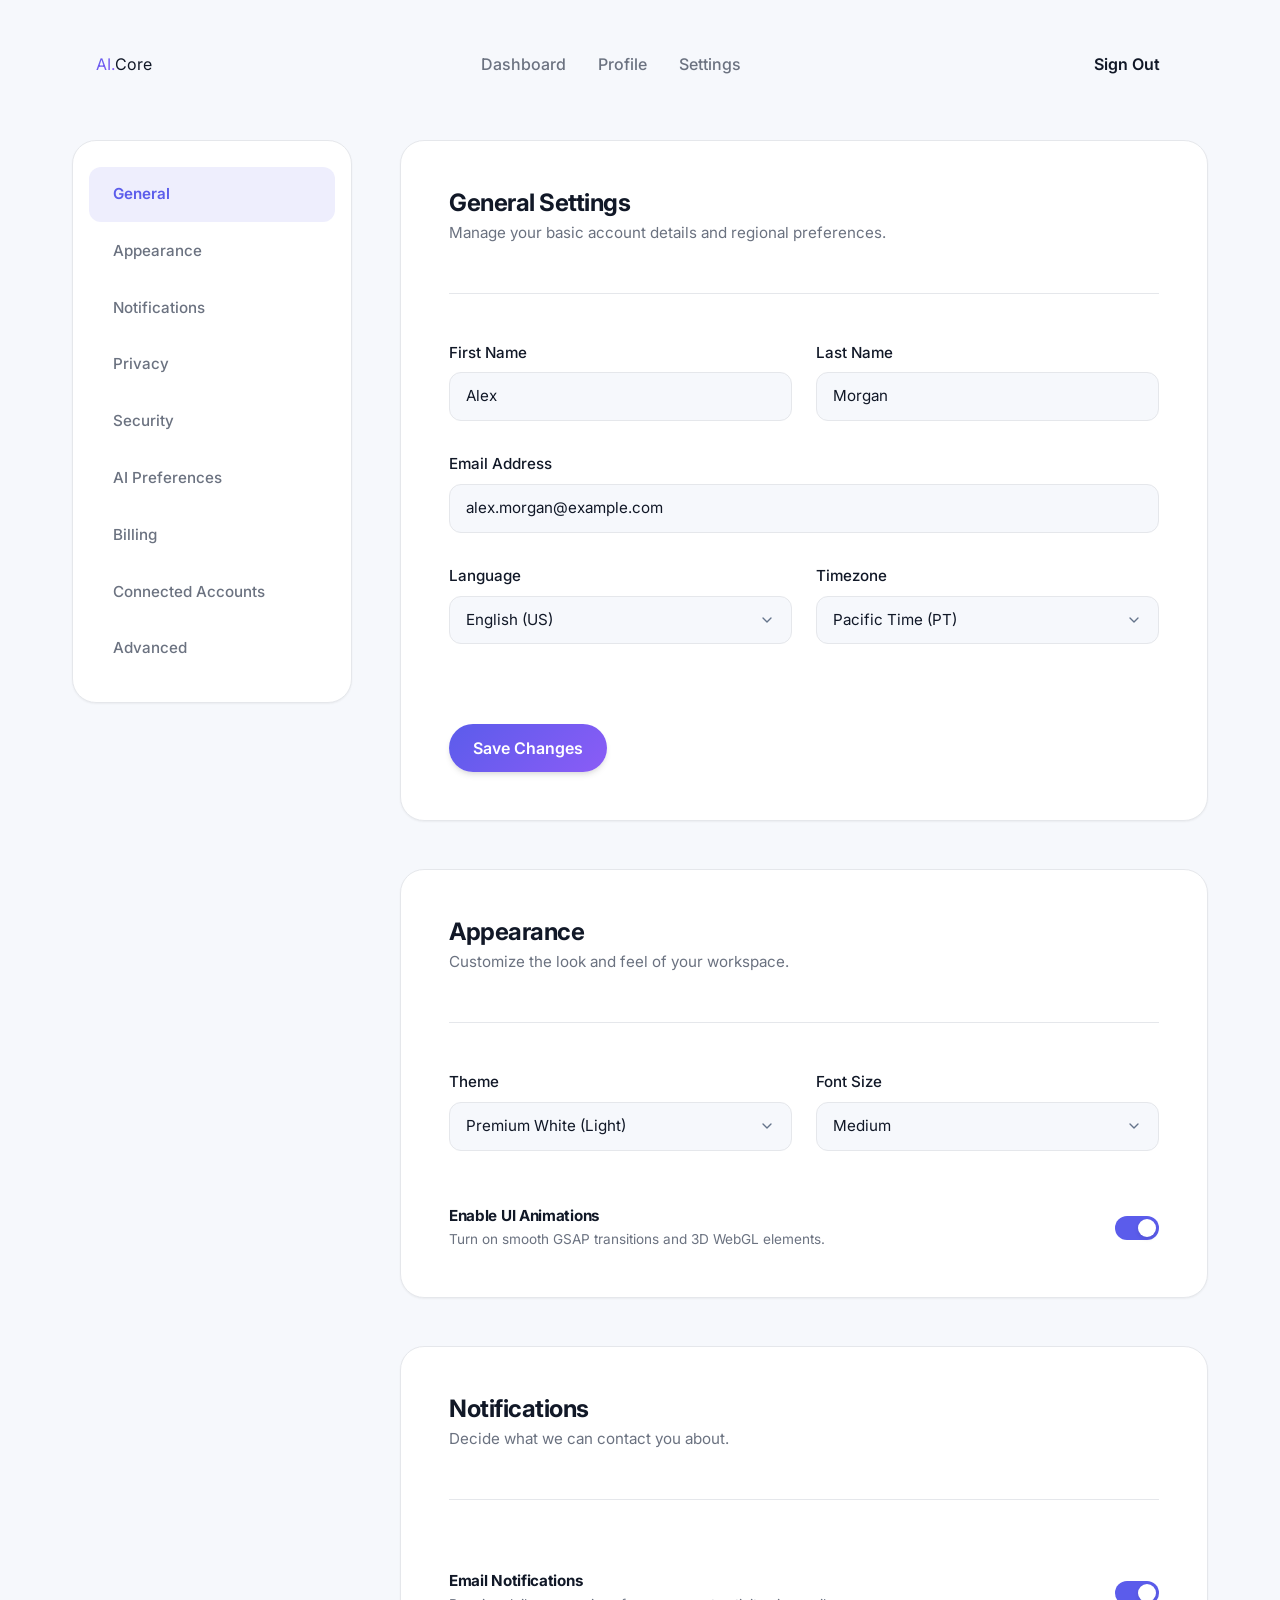
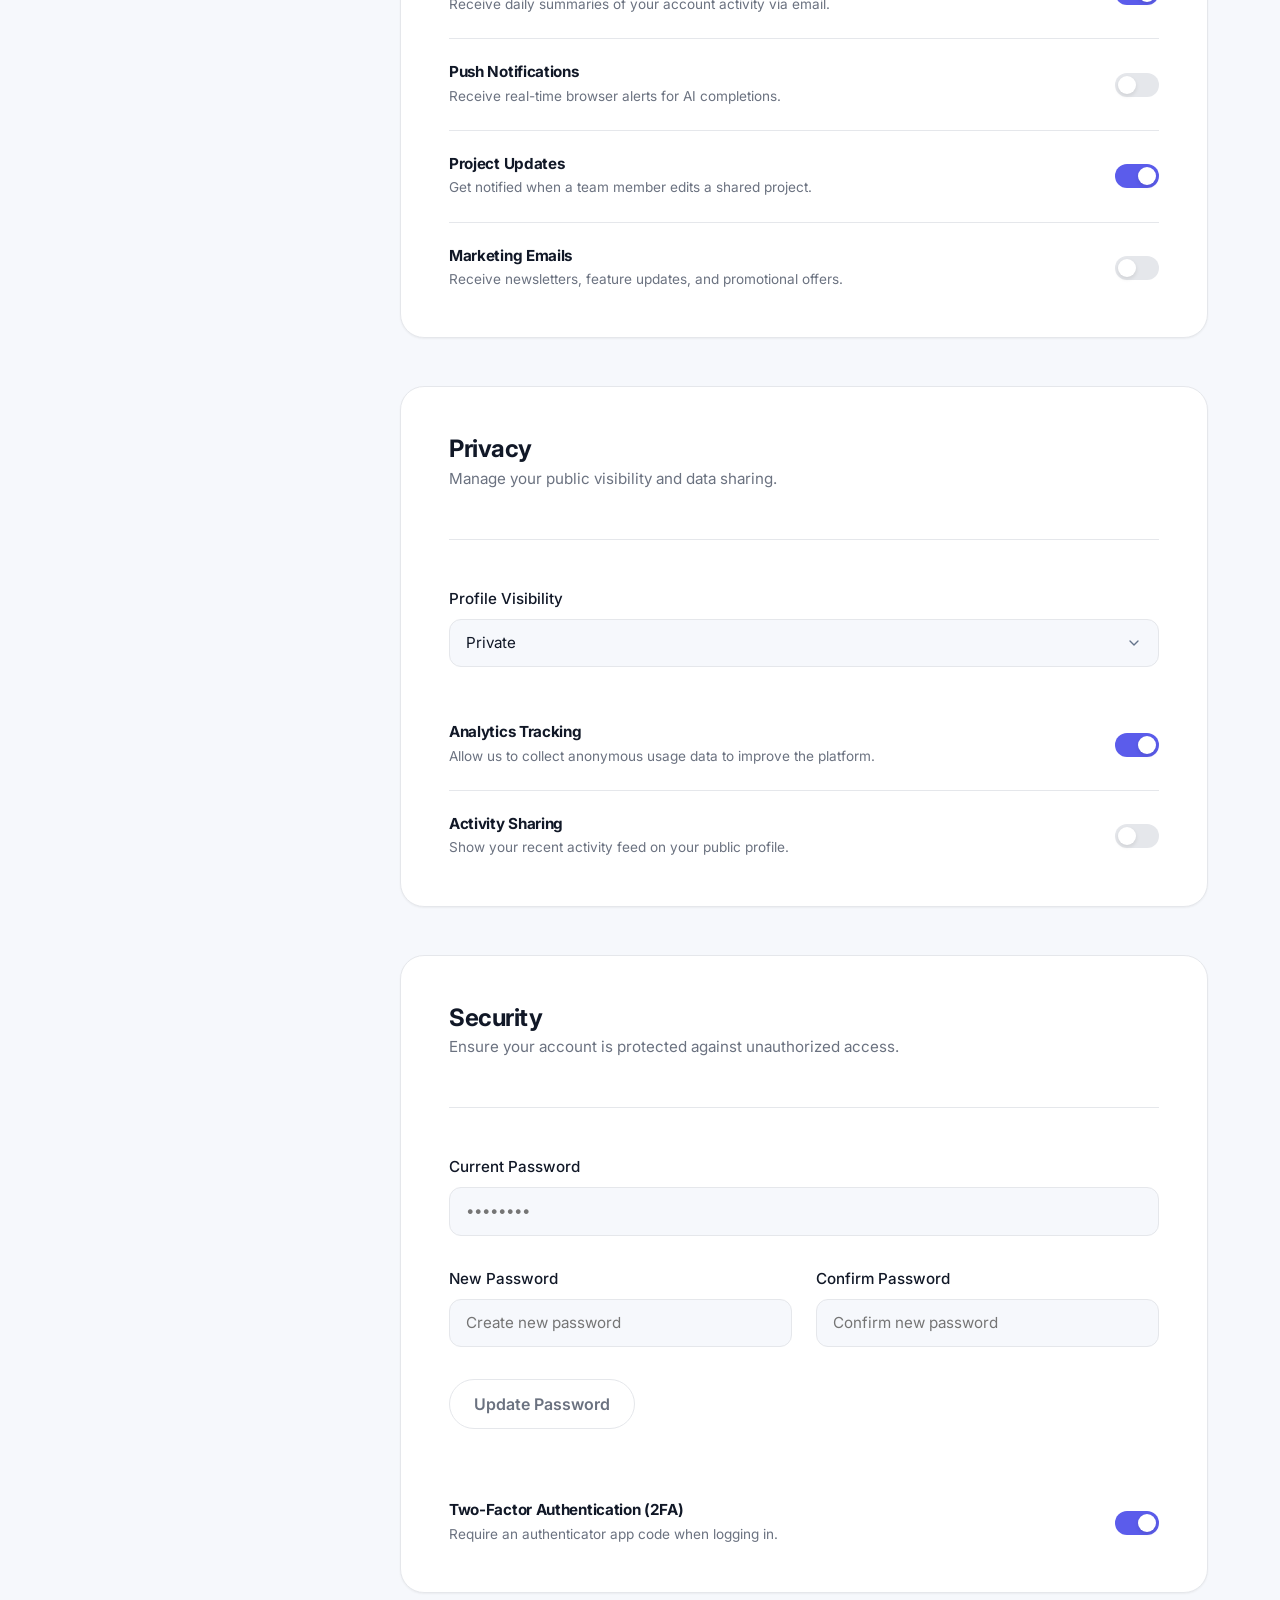
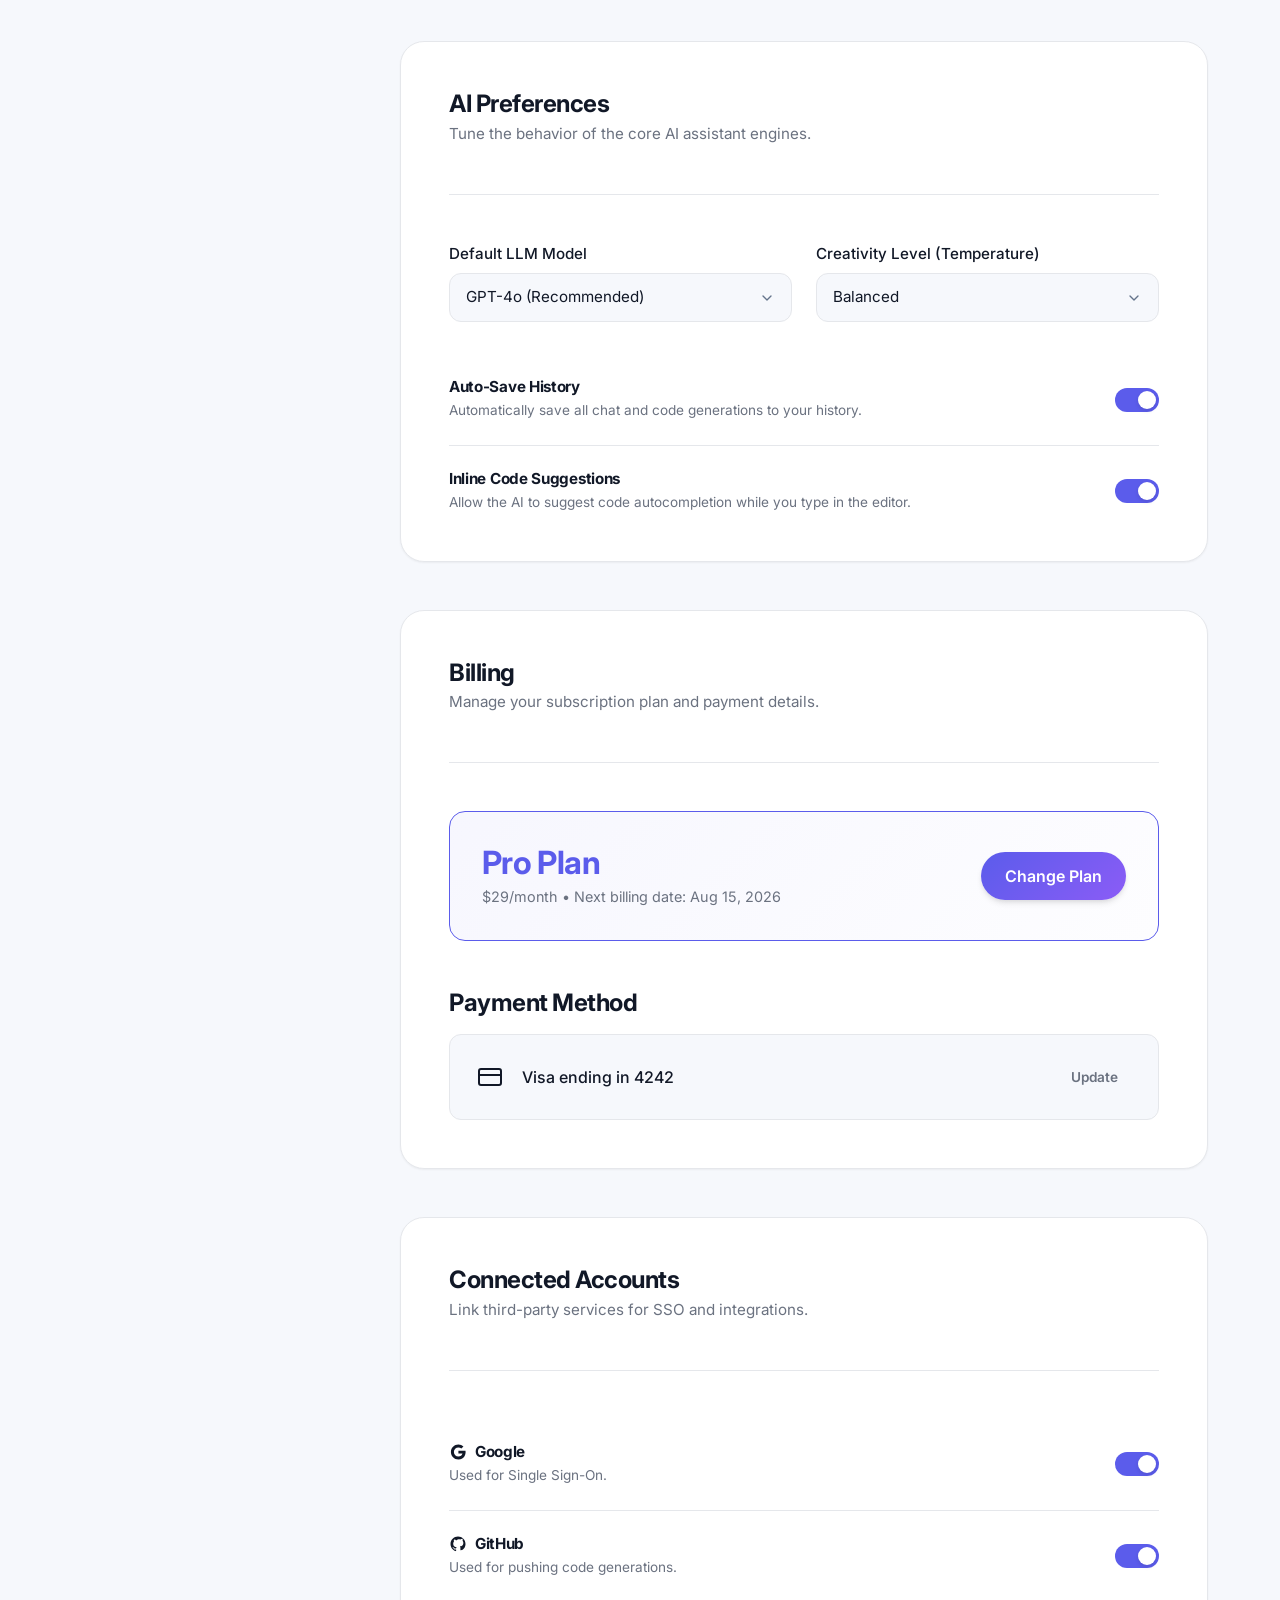
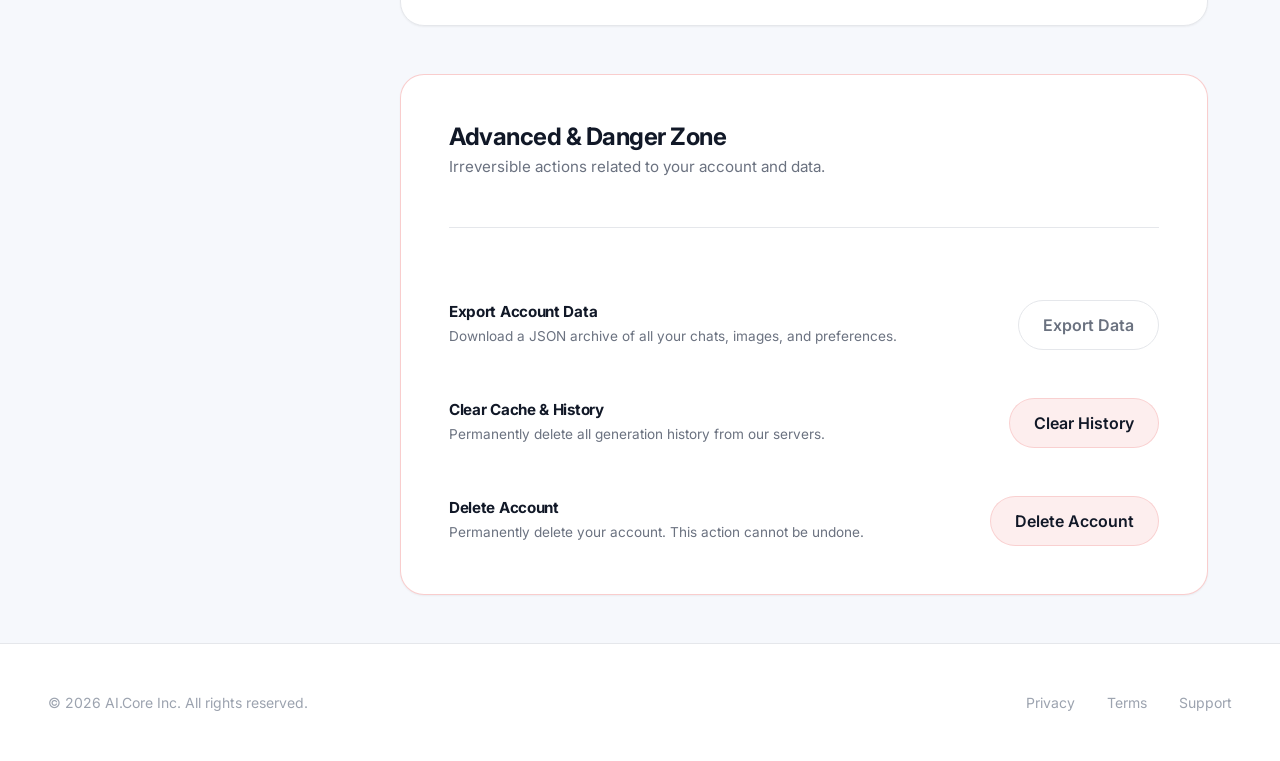
<file: templates/settings.html>
<!DOCTYPE html>
<html lang="en">
<head>
    <meta charset="UTF-8">
    <meta name="viewport" content="width=device-width, initial-scale=1.0">
    <title>Settings | Premium AI SaaS</title>
    
    <link href="https://fonts.googleapis.com/css2?family=Inter:wght@400;500;600;700&family=JetBrains+Mono&display=swap" rel="stylesheet">
    <link rel="stylesheet" href="../static/css/base.css?v=2">
    <link rel="stylesheet" href="../static/css/settings.css">
</head>
<body class="page-dashboard">

    <!-- Navbar -->
    <nav class="navbar glass-panel">
        <div class="logo">
            <a href="/templates/index.html" style="text-decoration: none; color: inherit;">
                <span class="text-gradient">AI.</span>Core
            </a>
        </div>
        
        <div class="nav-links">
            <a href="/templates/index.html" class="nav-link">Dashboard</a>
            <a href="/templates/profile.html" class="nav-link">Profile</a>
            <a href="/templates/settings.html" class="nav-link active">Settings</a>
        </div>

        <div class="nav-actions">
            <a href="/templates/auth/login.html" class="btn btn-ghost" style="color: var(--color-error);">Sign Out</a>
        </div>
    </nav>

    <main class="settings-layout" style="padding-top: 140px;">
        
        <!-- Left Sidebar Navigation -->
        <aside>
            <div class="settings-sidebar">
                <ul class="settings-nav">
                    <li><a href="#general" class="active">General</a></li>
                    <li><a href="#appearance">Appearance</a></li>
                    <li><a href="#notifications">Notifications</a></li>
                    <li><a href="#privacy">Privacy</a></li>
                    <li><a href="#security">Security</a></li>
                    <li><a href="#ai-preferences">AI Preferences</a></li>
                    <li><a href="#billing">Billing</a></li>
                    <li><a href="#connected-accounts">Connected Accounts</a></li>
                    <li><a href="#advanced">Advanced</a></li>
                </ul>
            </div>
        </aside>

        <!-- Right Content Area -->
        <div class="settings-content">
            
            <!-- 1. General -->
            <section id="general" class="settings-section">
                <div class="settings-section-header">
                    <h2>General Settings</h2>
                    <p>Manage your basic account details and regional preferences.</p>
                </div>
                
                <div class="form-row">
                    <div class="form-group">
                        <label class="form-label">First Name</label>
                        <input type="text" class="form-control" value="Alex">
                    </div>
                    <div class="form-group">
                        <label class="form-label">Last Name</label>
                        <input type="text" class="form-control" value="Morgan">
                    </div>
                </div>

                <div class="form-group">
                    <label class="form-label">Email Address</label>
                    <input type="email" class="form-control" value="alex.morgan@example.com">
                </div>

                <div class="form-row">
                    <div class="form-group">
                        <label class="form-label">Language</label>
                        <select class="form-control">
                            <option>English (US)</option>
                            <option>English (UK)</option>
                            <option>Spanish</option>
                            <option>French</option>
                            <option>German</option>
                        </select>
                    </div>
                    <div class="form-group">
                        <label class="form-label">Timezone</label>
                        <select class="form-control">
                            <option>Pacific Time (PT)</option>
                            <option>Eastern Time (ET)</option>
                            <option>Central European Time (CET)</option>
                        </select>
                    </div>
                </div>

                <div class="form-group" style="margin-top: var(--space-xl);">
                    <button class="btn btn-primary">Save Changes</button>
                </div>
            </section>

            <!-- 2. Appearance -->
            <section id="appearance" class="settings-section">
                <div class="settings-section-header">
                    <h2>Appearance</h2>
                    <p>Customize the look and feel of your workspace.</p>
                </div>

                <div class="form-row">
                    <div class="form-group">
                        <label class="form-label">Theme</label>
                        <select class="form-control">
                            <option>System Default</option>
                            <option selected>Premium White (Light)</option>
                            <option>Midnight (Dark)</option>
                        </select>
                    </div>
                    <div class="form-group">
                        <label class="form-label">Font Size</label>
                        <select class="form-control">
                            <option>Small</option>
                            <option selected>Medium</option>
                            <option>Large</option>
                        </select>
                    </div>
                </div>

                <div class="toggle-row">
                    <div class="toggle-info">
                        <h4>Enable UI Animations</h4>
                        <p>Turn on smooth GSAP transitions and 3D WebGL elements.</p>
                    </div>
                    <label class="toggle-switch">
                        <input type="checkbox" checked>
                        <span class="toggle-slider"></span>
                    </label>
                </div>


            </section>

            <!-- 3. Notifications -->
            <section id="notifications" class="settings-section">
                <div class="settings-section-header">
                    <h2>Notifications</h2>
                    <p>Decide what we can contact you about.</p>
                </div>

                <div class="toggle-row">
                    <div class="toggle-info">
                        <h4>Email Notifications</h4>
                        <p>Receive daily summaries of your account activity via email.</p>
                    </div>
                    <label class="toggle-switch">
                        <input type="checkbox" checked>
                        <span class="toggle-slider"></span>
                    </label>
                </div>
                <div class="toggle-row">
                    <div class="toggle-info">
                        <h4>Push Notifications</h4>
                        <p>Receive real-time browser alerts for AI completions.</p>
                    </div>
                    <label class="toggle-switch">
                        <input type="checkbox">
                        <span class="toggle-slider"></span>
                    </label>
                </div>
                <div class="toggle-row">
                    <div class="toggle-info">
                        <h4>Project Updates</h4>
                        <p>Get notified when a team member edits a shared project.</p>
                    </div>
                    <label class="toggle-switch">
                        <input type="checkbox" checked>
                        <span class="toggle-slider"></span>
                    </label>
                </div>
                <div class="toggle-row">
                    <div class="toggle-info">
                        <h4>Marketing Emails</h4>
                        <p>Receive newsletters, feature updates, and promotional offers.</p>
                    </div>
                    <label class="toggle-switch">
                        <input type="checkbox">
                        <span class="toggle-slider"></span>
                    </label>
                </div>
            </section>

            <!-- 4. Privacy -->
            <section id="privacy" class="settings-section">
                <div class="settings-section-header">
                    <h2>Privacy</h2>
                    <p>Manage your public visibility and data sharing.</p>
                </div>
                
                <div class="form-group">
                    <label class="form-label">Profile Visibility</label>
                    <select class="form-control">
                        <option>Public</option>
                        <option>Team Only</option>
                        <option selected>Private</option>
                    </select>
                </div>

                <div class="toggle-row">
                    <div class="toggle-info">
                        <h4>Analytics Tracking</h4>
                        <p>Allow us to collect anonymous usage data to improve the platform.</p>
                    </div>
                    <label class="toggle-switch">
                        <input type="checkbox" checked>
                        <span class="toggle-slider"></span>
                    </label>
                </div>
                <div class="toggle-row">
                    <div class="toggle-info">
                        <h4>Activity Sharing</h4>
                        <p>Show your recent activity feed on your public profile.</p>
                    </div>
                    <label class="toggle-switch">
                        <input type="checkbox">
                        <span class="toggle-slider"></span>
                    </label>
                </div>
            </section>

            <!-- 5. Security -->
            <section id="security" class="settings-section">
                <div class="settings-section-header">
                    <h2>Security</h2>
                    <p>Ensure your account is protected against unauthorized access.</p>
                </div>
                
                <div class="form-group">
                    <label class="form-label">Current Password</label>
                    <input type="password" class="form-control" placeholder="••••••••">
                </div>
                <div class="form-row">
                    <div class="form-group">
                        <label class="form-label">New Password</label>
                        <input type="password" class="form-control" placeholder="Create new password">
                    </div>
                    <div class="form-group">
                        <label class="form-label">Confirm Password</label>
                        <input type="password" class="form-control" placeholder="Confirm new password">
                    </div>
                </div>
                <div class="form-group">
                    <button class="btn btn-ghost" style="border: 1px solid var(--border-light);">Update Password</button>
                </div>

                <div class="toggle-row" style="margin-top: var(--space-xl);">
                    <div class="toggle-info">
                        <h4>Two-Factor Authentication (2FA)</h4>
                        <p>Require an authenticator app code when logging in.</p>
                    </div>
                    <label class="toggle-switch">
                        <input type="checkbox" checked>
                        <span class="toggle-slider"></span>
                    </label>
                </div>
            </section>

            <!-- 6. AI Preferences -->
            <section id="ai-preferences" class="settings-section">
                <div class="settings-section-header">
                    <h2>AI Preferences</h2>
                    <p>Tune the behavior of the core AI assistant engines.</p>
                </div>

                <div class="form-row">
                    <div class="form-group">
                        <label class="form-label">Default LLM Model</label>
                        <select class="form-control">
                            <option>GPT-3.5 Turbo (Fastest)</option>
                            <option selected>GPT-4o (Recommended)</option>
                            <option>Claude 3 Opus (Advanced)</option>
                        </select>
                    </div>
                    <div class="form-group">
                        <label class="form-label">Creativity Level (Temperature)</label>
                        <select class="form-control">
                            <option>Precise & Deterministic</option>
                            <option selected>Balanced</option>
                            <option>Highly Creative</option>
                        </select>
                    </div>
                </div>

                <div class="toggle-row">
                    <div class="toggle-info">
                        <h4>Auto-Save History</h4>
                        <p>Automatically save all chat and code generations to your history.</p>
                    </div>
                    <label class="toggle-switch">
                        <input type="checkbox" checked>
                        <span class="toggle-slider"></span>
                    </label>
                </div>
                <div class="toggle-row">
                    <div class="toggle-info">
                        <h4>Inline Code Suggestions</h4>
                        <p>Allow the AI to suggest code autocompletion while you type in the editor.</p>
                    </div>
                    <label class="toggle-switch">
                        <input type="checkbox" checked>
                        <span class="toggle-slider"></span>
                    </label>
                </div>
            </section>

            <!-- 7. Billing -->
            <section id="billing" class="settings-section">
                <div class="settings-section-header">
                    <h2>Billing</h2>
                    <p>Manage your subscription plan and payment details.</p>
                </div>

                <div class="plan-card">
                    <div class="plan-info">
                        <h3>Pro Plan</h3>
                        <p>$29/month • Next billing date: Aug 15, 2026</p>
                    </div>
                    <a href="/templates/public/pricing.html" class="btn btn-primary">Change Plan</a>
                </div>

                <div class="form-group" style="margin-top: var(--space-xl);">
                    <h4 style="margin-bottom: var(--space-sm);">Payment Method</h4>
                    <div style="display: flex; justify-content: space-between; align-items: center; padding: var(--space-md); border: 1px solid var(--border-light); border-radius: var(--radius-md); background: var(--bg-primary);">
                        <div style="display: flex; align-items: center; gap: var(--space-sm);">
                            <svg width="32" height="24" viewBox="0 0 24 24" fill="none" stroke="currentColor" stroke-width="2"><rect x="1" y="4" width="22" height="16" rx="2" ry="2"></rect><line x1="1" y1="10" x2="23" y2="10"></line></svg>
                            <span style="font-weight: 500;">Visa ending in 4242</span>
                        </div>
                        <button class="btn btn-ghost" style="padding: 0.5rem 1rem; font-size: 0.85rem;">Update</button>
                    </div>
                </div>
            </section>

            <!-- 8. Connected Accounts -->
            <section id="connected-accounts" class="settings-section">
                <div class="settings-section-header">
                    <h2>Connected Accounts</h2>
                    <p>Link third-party services for SSO and integrations.</p>
                </div>

                <div class="toggle-row">
                    <div class="toggle-info">
                        <h4 style="display: flex; align-items: center; gap: 8px;">
                            <svg width="18" height="18" viewBox="0 0 24 24" fill="currentColor"><path d="M12.545,10.239v3.821h5.445c-0.712,2.315-2.647,3.972-5.445,3.972c-3.332,0-6.033-2.701-6.033-6.032s2.701-6.032,6.033-6.032c1.498,0,2.866,0.549,3.921,1.453l2.814-2.814C17.503,2.988,15.139,2,12.545,2C7.021,2,2.543,6.477,2.543,12s4.478,10,10.002,10c8.396,0,10.249-7.85,9.426-11.761H12.545z"/></svg>
                            Google
                        </h4>
                        <p>Used for Single Sign-On.</p>
                    </div>
                    <label class="toggle-switch">
                        <input type="checkbox" checked>
                        <span class="toggle-slider"></span>
                    </label>
                </div>
                <div class="toggle-row">
                    <div class="toggle-info">
                        <h4 style="display: flex; align-items: center; gap: 8px;">
                            <svg width="18" height="18" viewBox="0 0 24 24" fill="currentColor"><path d="M12,2C6.477,2,2,6.477,2,12c0,4.419,2.865,8.166,6.839,9.489c0.5,0.09,0.682-0.217,0.682-0.482c0-0.237-0.008-0.866-0.012-1.699c-2.782,0.604-3.369-1.341-3.369-1.341c-0.454-1.153-1.11-1.46-1.11-1.46c-0.908-0.62,0.069-0.608,0.069-0.608c1.003,0.07,1.531,1.03,1.531,1.03c0.892,1.529,2.341,1.087,2.91,0.831c0.092-0.646,0.35-1.087,0.636-1.337c-2.22-0.253-4.555-1.11-4.555-4.943c0-1.091,0.39-1.984,1.029-2.683c-0.103-0.253-0.446-1.27,0.098-2.647c0,0,0.84-0.269,2.75,1.025C11.545,5.801,12.428,5.669,13,5.663c0.571,0.006,1.455,0.138,2.253,0.363c1.91-1.294,2.75-1.025,2.75-1.025c0.545,1.377,0.201,2.394,0.1,2.647c0.64,0.699,1.028,1.592,1.028,2.683c0,3.842-2.338,4.687-4.566,4.935c0.359,0.309,0.678,0.919,0.678,1.852c0,1.336-0.012,2.415-0.012,2.743c0,0.267,0.18,0.577,0.688,0.48C19.138,20.161,22,16.416,22,12C22,6.477,17.523,2,12,2z"/></svg>
                            GitHub
                        </h4>
                        <p>Used for pushing code generations.</p>
                    </div>
                    <label class="toggle-switch">
                        <input type="checkbox" checked>
                        <span class="toggle-slider"></span>
                    </label>
                </div>
            </section>

            <!-- 9. Advanced -->
            <section id="advanced" class="settings-section danger-zone">
                <div class="settings-section-header">
                    <h2 style="color: var(--color-error);">Advanced & Danger Zone</h2>
                    <p>Irreversible actions related to your account and data.</p>
                </div>

                <div class="toggle-row" style="border: none;">
                    <div class="toggle-info">
                        <h4>Export Account Data</h4>
                        <p>Download a JSON archive of all your chats, images, and preferences.</p>
                    </div>
                    <button class="btn btn-ghost" style="border: 1px solid var(--border-light);">Export Data</button>
                </div>
                
                <div class="toggle-row" style="border: none;">
                    <div class="toggle-info">
                        <h4>Clear Cache & History</h4>
                        <p>Permanently delete all generation history from our servers.</p>
                    </div>
                    <button class="btn btn-danger">Clear History</button>
                </div>

                <div class="toggle-row" style="border: none;">
                    <div class="toggle-info">
                        <h4 style="color: var(--color-error);">Delete Account</h4>
                        <p>Permanently delete your account. This action cannot be undone.</p>
                    </div>
                    <button class="btn btn-danger">Delete Account</button>
                </div>
            </section>

        </div>
    </main>

    <!-- Footer -->
    <footer class="site-footer" style="padding: var(--space-xl); background: var(--bg-surface); border-top: 1px solid var(--border-light); margin-top: auto;">
        <div style="max-width: 1200px; margin: 0 auto; display: flex; justify-content: space-between; align-items: center; color: var(--text-muted); font-size: 0.875rem;">
            <div>&copy; 2026 AI.Core Inc. All rights reserved.</div>
            <div style="display: flex; gap: var(--space-lg);">
                <a href="#" style="color: inherit; text-decoration: none;">Privacy</a>
                <a href="#" style="color: inherit; text-decoration: none;">Terms</a>
                <a href="#" style="color: inherit; text-decoration: none;">Support</a>
            </div>
        </div>
    </footer>

    <!-- Scripts -->
    <script src="https://cdnjs.cloudflare.com/ajax/libs/gsap/3.12.2/gsap.min.js"></script>
    <script src="../static/js/common.js?v=2"></script>
    <script src="../static/js/settings.js"></script>
</body>
</html>
</file>
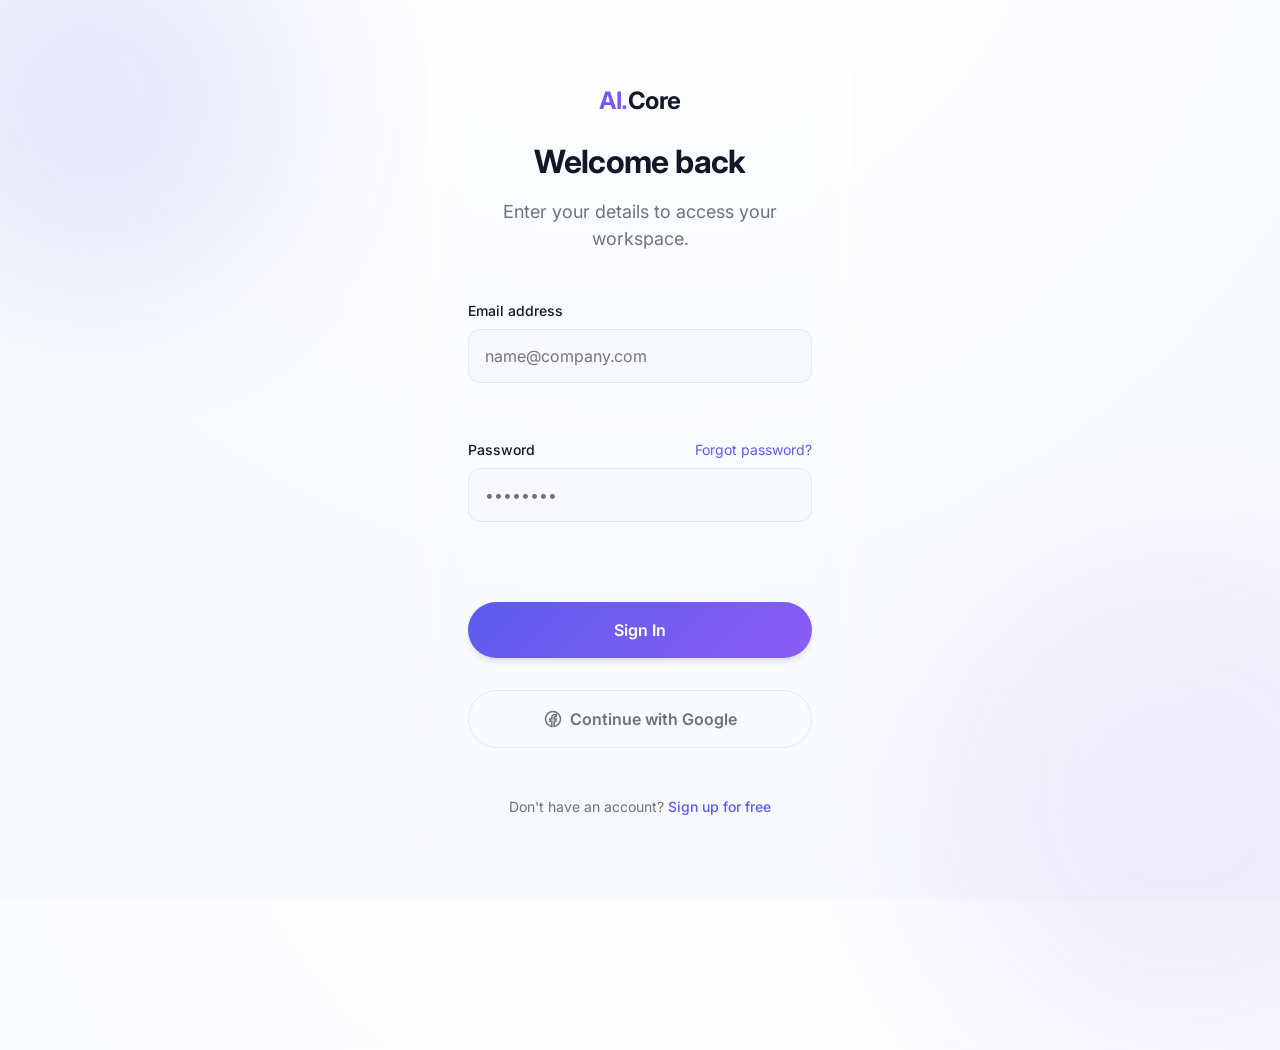
<file: templates/auth/login.html>
<!DOCTYPE html>
<html lang="en">
<head>
    <meta charset="UTF-8">
    <meta name="viewport" content="width=device-width, initial-scale=1.0">
    <title>Login | Premium AI SaaS</title>
    
    <link href="https://fonts.googleapis.com/css2?family=Inter:wght@400;500;600;700&family=JetBrains+Mono&display=swap" rel="stylesheet">
    <link rel="stylesheet" href="../../static/css/base.css">
    <link rel="stylesheet" href="../../static/css/auth.css">
</head>
<body class="auth-page">

    <div class="auth-bg-shape shape-1"></div>
    <div class="auth-bg-shape shape-2"></div>

    <main class="auth-container">
        <div class="auth-header">
            <a href="/templates/index.html" style="text-decoration: none; color: inherit; display: inline-block; margin-bottom: var(--space-md);">
                <div style="font-weight: 700; font-size: 1.5rem; letter-spacing: -0.02em;">
                    <span class="text-gradient">AI.</span>Core
                </div>
            </a>
            <h1>Welcome back</h1>
            <p>Enter your details to access your workspace.</p>
        </div>

        <form class="auth-form" action="../dashboard/index.html">
            <div class="form-group">
                <label for="email">Email address</label>
                <input type="email" id="email" class="auth-input" placeholder="name@company.com" required>
            </div>
            
            <div class="form-group">
                <div style="display: flex; justify-content: space-between;">
                    <label for="password">Password</label>
                    <a href="#" style="font-size: 0.875rem; color: var(--color-primary); text-decoration: none;">Forgot password?</a>
                </div>
                <input type="password" id="password" class="auth-input" placeholder="••••••••" required>
            </div>

            <button type="submit" class="btn btn-primary auth-btn">Sign In</button>
            
            <button type="button" class="btn btn-ghost auth-btn" style="margin-top: 0; border: 1px solid var(--border-light); display: flex; align-items: center; justify-content: center; gap: 8px;">
                <svg width="18" height="18" viewBox="0 0 24 24" fill="none" stroke="currentColor" stroke-width="2"><path d="M22 12c0-5.523-4.477-10-10-10S2 6.477 2 12c0 4.991 3.657 9.128 8.438 9.878v-6.987h-2.54V12h2.54V9.797c0-2.506 1.492-3.89 3.777-3.89 1.094 0 2.238.195 2.238.195v2.46h-1.26c-1.243 0-1.63.771-1.63 1.562V12h2.773l-.443 2.89h-2.33v6.988C18.343 21.128 22 16.991 22 12z"></path></svg>
                Continue with Google
            </button>
        </form>

        <div class="auth-footer">
            Don't have an account? <a href="register.html">Sign up for free</a>
        </div>
    </main>

    <script src="https://cdnjs.cloudflare.com/ajax/libs/gsap/3.12.2/gsap.min.js"></script>
    <script src="../../static/js/common.js"></script>
    <script>
        // Simple entrance animation
        gsap.from(".auth-container", {
            y: 30,
            opacity: 0,
            duration: 0.8,
            ease: "power3.out"
        });
    </script>
</body>
</html>
</file>
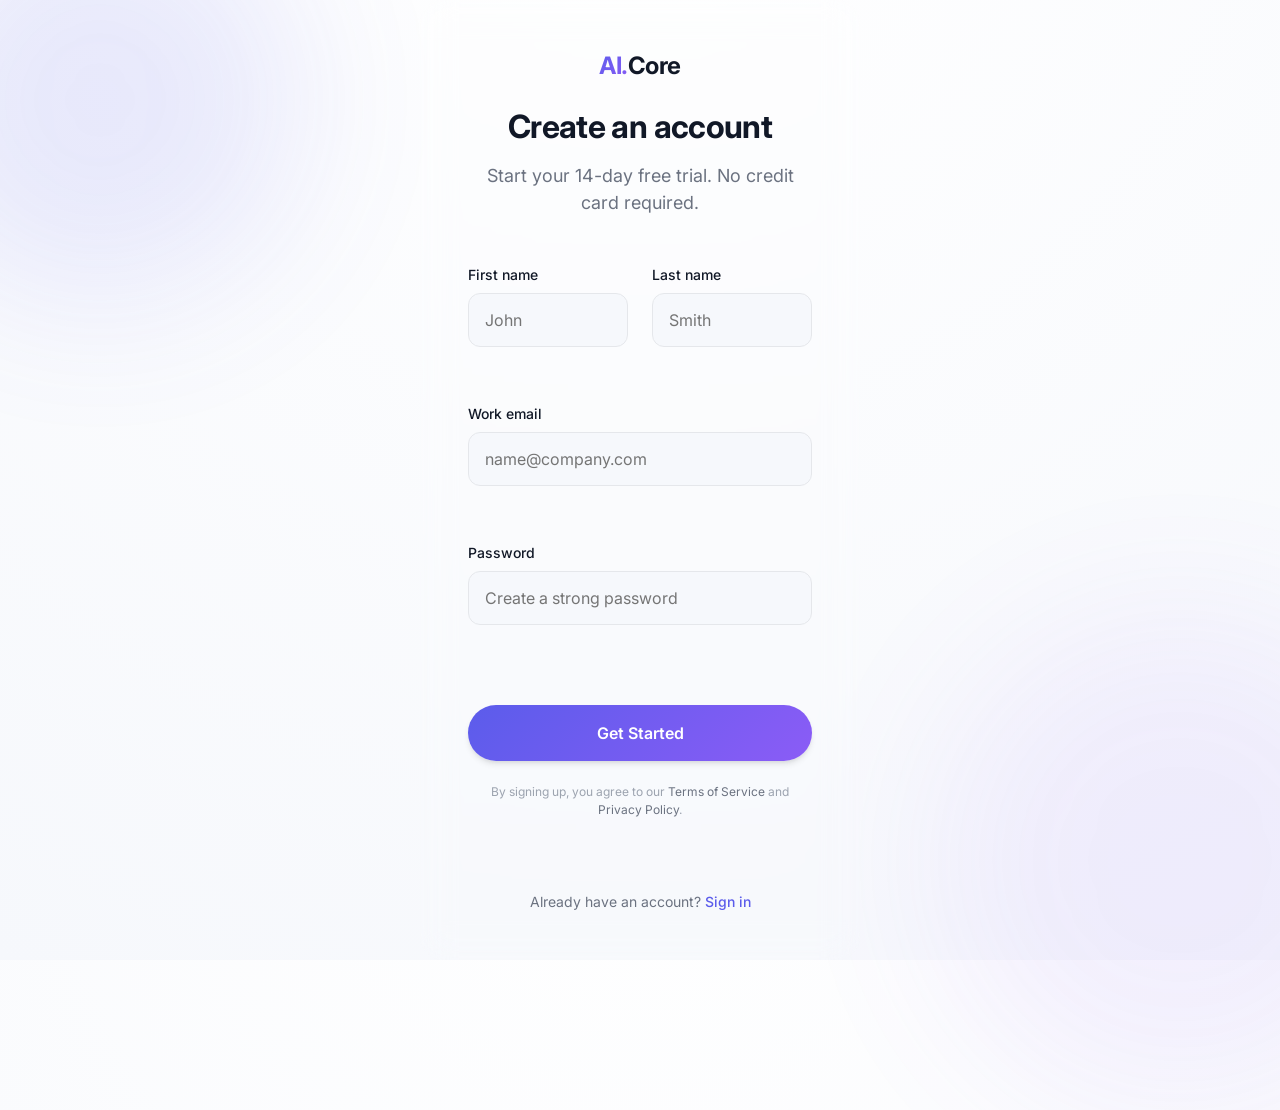
<file: templates/auth/register.html>
<!DOCTYPE html>
<html lang="en">
<head>
    <meta charset="UTF-8">
    <meta name="viewport" content="width=device-width, initial-scale=1.0">
    <title>Create Account | Premium AI SaaS</title>
    
    <link href="https://fonts.googleapis.com/css2?family=Inter:wght@400;500;600;700&family=JetBrains+Mono&display=swap" rel="stylesheet">
    <link rel="stylesheet" href="../../static/css/base.css">
    <link rel="stylesheet" href="../../static/css/auth.css">
</head>
<body class="auth-page">

    <div class="auth-bg-shape shape-1"></div>
    <div class="auth-bg-shape shape-2"></div>

    <main class="auth-container">
        <div class="auth-header">
            <a href="/templates/index.html" style="text-decoration: none; color: inherit; display: inline-block; margin-bottom: var(--space-md);">
                <div style="font-weight: 700; font-size: 1.5rem; letter-spacing: -0.02em;">
                    <span class="text-gradient">AI.</span>Core
                </div>
            </a>
            <h1>Create an account</h1>
            <p>Start your 14-day free trial. No credit card required.</p>
        </div>

        <form class="auth-form" action="../dashboard/index.html">
            <div style="display: grid; grid-template-columns: 1fr 1fr; gap: var(--space-md);">
                <div class="form-group">
                    <label for="fname">First name</label>
                    <input type="text" id="fname" class="auth-input" placeholder="John" required>
                </div>
                <div class="form-group">
                    <label for="lname">Last name</label>
                    <input type="text" id="lname" class="auth-input" placeholder="Smith" required>
                </div>
            </div>

            <div class="form-group">
                <label for="email">Work email</label>
                <input type="email" id="email" class="auth-input" placeholder="name@company.com" required>
            </div>
            
            <div class="form-group">
                <label for="password">Password</label>
                <input type="password" id="password" class="auth-input" placeholder="Create a strong password" required>
            </div>

            <button type="submit" class="btn btn-primary auth-btn">Get Started</button>
            
            <p style="font-size: 0.75rem; color: var(--text-muted); text-align: center; margin-top: -10px;">
                By signing up, you agree to our <a href="#" style="color: var(--text-secondary);">Terms of Service</a> and <a href="#" style="color: var(--text-secondary);">Privacy Policy</a>.
            </p>
        </form>

        <div class="auth-footer">
            Already have an account? <a href="login.html">Sign in</a>
        </div>
    </main>

    <script src="https://cdnjs.cloudflare.com/ajax/libs/gsap/3.12.2/gsap.min.js"></script>
    <script src="../../static/js/common.js"></script>
    <script>
        gsap.from(".auth-container", {
            y: 30,
            opacity: 0,
            duration: 0.8,
            ease: "power3.out"
        });
    </script>
</body>
</html>
</file>
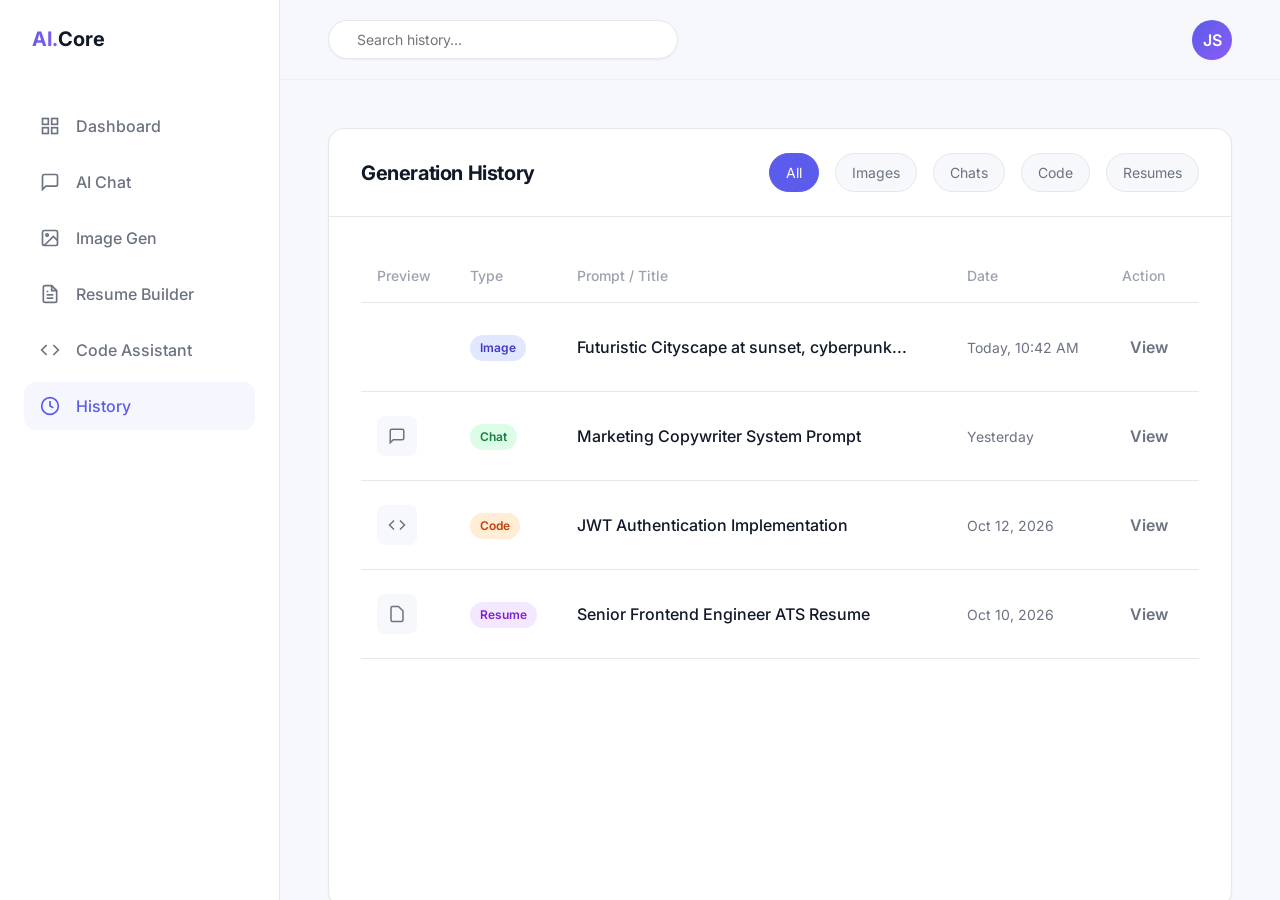
<file: templates/dashboard/history.html>
<!DOCTYPE html>
<html lang="en">
<head>
    <meta charset="UTF-8">
    <meta name="viewport" content="width=device-width, initial-scale=1.0">
    <title>History | Premium AI SaaS</title>
    
    <link href="https://fonts.googleapis.com/css2?family=Inter:wght@400;500;600;700&family=JetBrains+Mono&display=swap" rel="stylesheet">
    <link rel="stylesheet" href="../../static/css/base.css">
    <link rel="stylesheet" href="../../static/css/dashboard.css">
    <link rel="stylesheet" href="../../static/css/history.css">
</head>
<body class="page-dashboard">

    <!-- Sidebar -->
    <aside class="sidebar">
        <div class="sidebar-header">
            <div class="sidebar-logo">
                <span class="text-gradient">AI.</span>Core
            </div>
        </div>

        <nav class="nav-menu">
            <a href="/templates/dashboard/index.html" class="nav-item">
                <svg width="20" height="20" viewBox="0 0 24 24" fill="none" stroke-width="2"><rect x="3" y="3" width="7" height="7"></rect><rect x="14" y="3" width="7" height="7"></rect><rect x="14" y="14" width="7" height="7"></rect><rect x="3" y="14" width="7" height="7"></rect></svg>
                Dashboard
            </a>
            <a href="/templates/dashboard/chat.html" class="nav-item">
                <svg width="20" height="20" viewBox="0 0 24 24" fill="none" stroke-width="2"><path d="M21 15a2 2 0 0 1-2 2H7l-4 4V5a2 2 0 0 1 2-2h14a2 2 0 0 1 2 2z"></path></svg>
                AI Chat
            </a>
            <a href="/templates/dashboard/image-generator.html" class="nav-item">
                <svg width="20" height="20" viewBox="0 0 24 24" fill="none" stroke-width="2"><rect x="3" y="3" width="18" height="18" rx="2" ry="2"></rect><circle cx="8.5" cy="8.5" r="1.5"></circle><polyline points="21 15 16 10 5 21"></polyline></svg>
                Image Gen
            </a>
            <a href="/templates/dashboard/resume-builder.html" class="nav-item">
                <svg width="20" height="20" viewBox="0 0 24 24" fill="none" stroke-width="2"><path d="M14 2H6a2 2 0 0 0-2 2v16a2 2 0 0 0 2 2h12a2 2 0 0 0 2-2V8z"></path><polyline points="14 2 14 8 20 8"></polyline><line x1="16" y1="13" x2="8" y2="13"></line><line x1="16" y1="17" x2="8" y2="17"></line><polyline points="10 9 9 9 8 9"></polyline></svg>
                Resume Builder
            </a>
            <a href="/templates/dashboard/code-assistant.html" class="nav-item">
                <svg width="20" height="20" viewBox="0 0 24 24" fill="none" stroke-width="2"><polyline points="16 18 22 12 16 6"></polyline><polyline points="8 6 2 12 8 18"></polyline></svg>
                Code Assistant
            </a>
            <a href="/templates/dashboard/history.html" class="nav-item active">
                <svg width="20" height="20" viewBox="0 0 24 24" fill="none" stroke-width="2"><circle cx="12" cy="12" r="10"></circle><polyline points="12 6 12 12 16 14"></polyline></svg>
                History
            </a>
        </nav>
    </aside>

    <!-- Main Wrapper -->
    <div class="main-wrapper">
        <header class="topbar">
            <div class="search-bar">
                <input type="text" class="search-input" placeholder="Search history...">
            </div>
            <div class="topbar-actions">
                <div class="user-avatar" style="width: 40px; height: 40px; border-radius: 50%; background: var(--gradient-primary); color: white; display: flex; align-items: center; justify-content: center; font-weight: 600;">JS</div>
            </div>
        </header>

        <main class="dashboard-content">
            <div class="history-layout">
                <div class="history-header">
                    <h2 style="margin: 0; font-size: 1.25rem;">Generation History</h2>
                    <div class="history-filters">
                        <button class="filter-btn active" data-filter="all">All</button>
                        <button class="filter-btn" data-filter="image">Images</button>
                        <button class="filter-btn" data-filter="chat">Chats</button>
                        <button class="filter-btn" data-filter="code">Code</button>
                        <button class="filter-btn" data-filter="resume">Resumes</button>
                    </div>
                </div>

                <div class="history-content">
                    <table class="history-table">
                        <thead>
                            <tr>
                                <th>Preview</th>
                                <th>Type</th>
                                <th>Prompt / Title</th>
                                <th>Date</th>
                                <th>Action</th>
                            </tr>
                        </thead>
                        <tbody>
                            <tr class="history-row" data-type="image">
                                <td>
                                    <div class="thumbnail" style="background: url('https://placehold.co/40x40/5B5CEB/FFFFFF') center/cover;"></div>
                                </td>
                                <td><span class="type-badge type-image">Image</span></td>
                                <td style="font-weight: 500;">Futuristic Cityscape at sunset, cyberpunk...</td>
                                <td style="color: var(--text-secondary); font-size: 0.875rem;">Today, 10:42 AM</td>
                                <td><button class="btn btn-ghost" style="padding: 4px 8px;">View</button></td>
                            </tr>
                            <tr class="history-row" data-type="chat">
                                <td>
                                    <div class="thumbnail flex items-center justify-center" style="background: var(--bg-primary);">
                                        <svg width="18" height="18" viewBox="0 0 24 24" fill="none" stroke="currentColor" stroke-width="2" style="color: var(--text-secondary);"><path d="M21 15a2 2 0 0 1-2 2H7l-4 4V5a2 2 0 0 1 2-2h14a2 2 0 0 1 2 2z"></path></svg>
                                    </div>
                                </td>
                                <td><span class="type-badge type-chat">Chat</span></td>
                                <td style="font-weight: 500;">Marketing Copywriter System Prompt</td>
                                <td style="color: var(--text-secondary); font-size: 0.875rem;">Yesterday</td>
                                <td><button class="btn btn-ghost" style="padding: 4px 8px;">View</button></td>
                            </tr>
                            <tr class="history-row" data-type="code">
                                <td>
                                    <div class="thumbnail flex items-center justify-center" style="background: var(--bg-primary);">
                                        <svg width="18" height="18" viewBox="0 0 24 24" fill="none" stroke="currentColor" stroke-width="2" style="color: var(--text-secondary);"><polyline points="16 18 22 12 16 6"></polyline><polyline points="8 6 2 12 8 18"></polyline></svg>
                                    </div>
                                </td>
                                <td><span class="type-badge type-code">Code</span></td>
                                <td style="font-weight: 500;">JWT Authentication Implementation</td>
                                <td style="color: var(--text-secondary); font-size: 0.875rem;">Oct 12, 2026</td>
                                <td><button class="btn btn-ghost" style="padding: 4px 8px;">View</button></td>
                            </tr>
                            <tr class="history-row" data-type="resume">
                                <td>
                                    <div class="thumbnail flex items-center justify-center" style="background: var(--bg-primary);">
                                        <svg width="18" height="18" viewBox="0 0 24 24" fill="none" stroke="currentColor" stroke-width="2" style="color: var(--text-secondary);"><path d="M14 2H6a2 2 0 0 0-2 2v16a2 2 0 0 0 2 2h12a2 2 0 0 0 2-2V8z"></path></svg>
                                    </div>
                                </td>
                                <td><span class="type-badge type-resume">Resume</span></td>
                                <td style="font-weight: 500;">Senior Frontend Engineer ATS Resume</td>
                                <td style="color: var(--text-secondary); font-size: 0.875rem;">Oct 10, 2026</td>
                                <td><button class="btn btn-ghost" style="padding: 4px 8px;">View</button></td>
                            </tr>
                        </tbody>
                    </table>
                </div>
            </div>
        </main>
    </div>

    <script src="https://cdnjs.cloudflare.com/ajax/libs/gsap/3.12.2/gsap.min.js"></script>
    <script src="../../static/js/common.js"></script>
    <script src="../../static/js/history.js"></script>
</body>
</html>
</file>
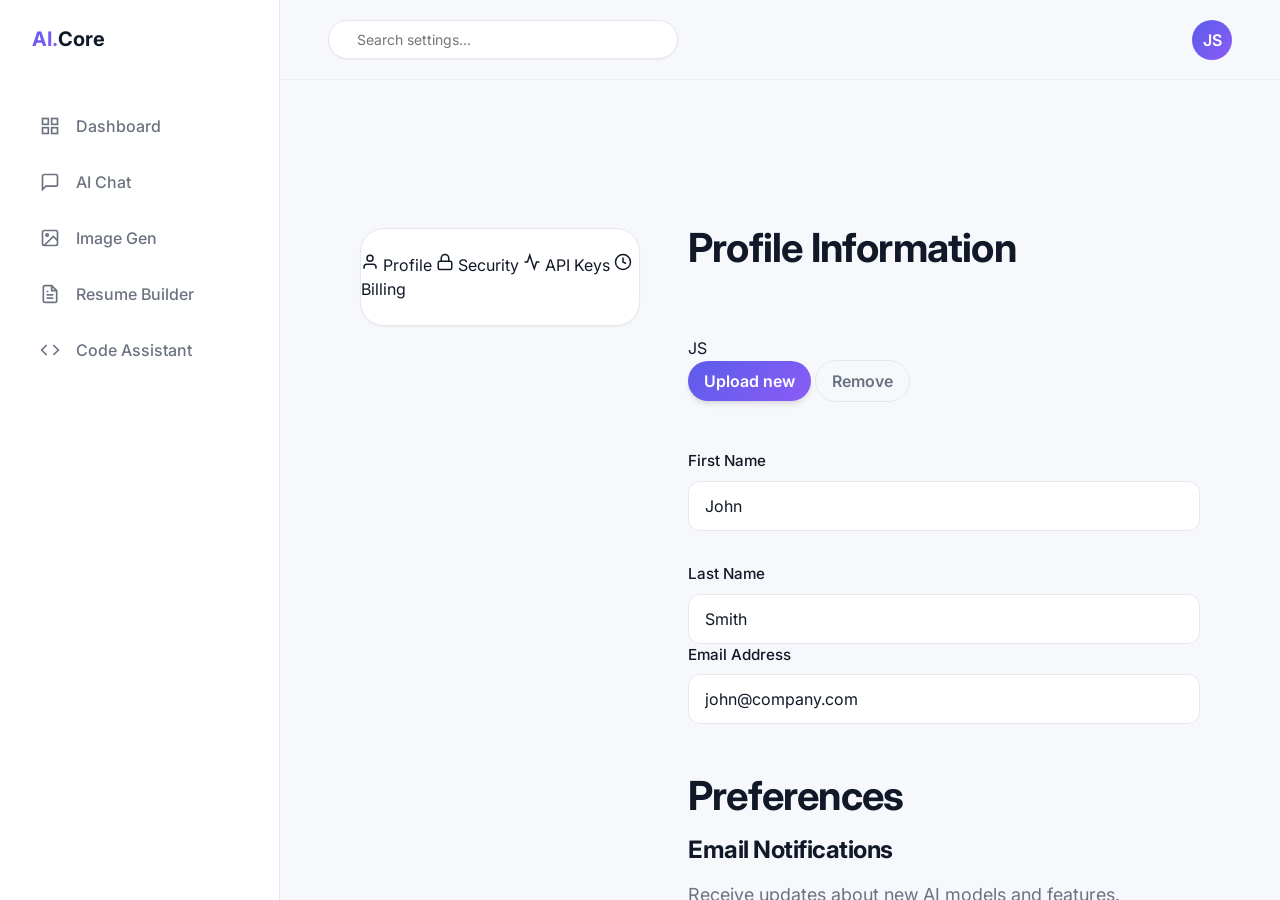
<file: templates/dashboard/settings.html>
<!DOCTYPE html>
<html lang="en">
<head>
    <meta charset="UTF-8">
    <meta name="viewport" content="width=device-width, initial-scale=1.0">
    <title>Settings | Premium AI SaaS</title>
    
    <link href="https://fonts.googleapis.com/css2?family=Inter:wght@400;500;600;700&family=JetBrains+Mono&display=swap" rel="stylesheet">
    <link rel="stylesheet" href="../../static/css/base.css">
    <link rel="stylesheet" href="../../static/css/dashboard.css">
    <link rel="stylesheet" href="../../static/css/settings.css">
</head>
<body class="page-dashboard">

    <!-- Sidebar -->
    <aside class="sidebar">
        <div class="sidebar-header">
            <div class="sidebar-logo">
                <span class="text-gradient">AI.</span>Core
            </div>
        </div>

        <nav class="nav-menu">
            <a href="/templates/dashboard/index.html" class="nav-item">
                <svg width="20" height="20" viewBox="0 0 24 24" fill="none" stroke-width="2"><rect x="3" y="3" width="7" height="7"></rect><rect x="14" y="3" width="7" height="7"></rect><rect x="14" y="14" width="7" height="7"></rect><rect x="3" y="14" width="7" height="7"></rect></svg>
                Dashboard
            </a>
            <a href="/templates/dashboard/chat.html" class="nav-item">
                <svg width="20" height="20" viewBox="0 0 24 24" fill="none" stroke-width="2"><path d="M21 15a2 2 0 0 1-2 2H7l-4 4V5a2 2 0 0 1 2-2h14a2 2 0 0 1 2 2z"></path></svg>
                AI Chat
            </a>
            <a href="/templates/dashboard/image-generator.html" class="nav-item">
                <svg width="20" height="20" viewBox="0 0 24 24" fill="none" stroke-width="2"><rect x="3" y="3" width="18" height="18" rx="2" ry="2"></rect><circle cx="8.5" cy="8.5" r="1.5"></circle><polyline points="21 15 16 10 5 21"></polyline></svg>
                Image Gen
            </a>
            <a href="/templates/dashboard/resume-builder.html" class="nav-item">
                <svg width="20" height="20" viewBox="0 0 24 24" fill="none" stroke-width="2"><path d="M14 2H6a2 2 0 0 0-2 2v16a2 2 0 0 0 2 2h12a2 2 0 0 0 2-2V8z"></path><polyline points="14 2 14 8 20 8"></polyline><line x1="16" y1="13" x2="8" y2="13"></line><line x1="16" y1="17" x2="8" y2="17"></line><polyline points="10 9 9 9 8 9"></polyline></svg>
                Resume Builder
            </a>
            <a href="/templates/dashboard/code-assistant.html" class="nav-item">
                <svg width="20" height="20" viewBox="0 0 24 24" fill="none" stroke-width="2"><polyline points="16 18 22 12 16 6"></polyline><polyline points="8 6 2 12 8 18"></polyline></svg>
                Code Assistant
            </a>
        </nav>
    </aside>

    <!-- Main Wrapper -->
    <div class="main-wrapper">
        <header class="topbar">
            <div class="search-bar">
                <input type="text" class="search-input" placeholder="Search settings...">
            </div>
            <div class="topbar-actions">
                <div class="user-avatar" style="width: 40px; height: 40px; border-radius: 50%; background: var(--gradient-primary); color: white; display: flex; align-items: center; justify-content: center; font-weight: 600;">JS</div>
            </div>
        </header>

        <main class="dashboard-content">
            <div class="settings-layout">
                
                <!-- Settings Navigation -->
                <div class="settings-sidebar">
                    <a href="#" class="settings-nav-item active">
                        <svg width="18" height="18" viewBox="0 0 24 24" fill="none" stroke="currentColor" stroke-width="2"><path d="M20 21v-2a4 4 0 0 0-4-4H8a4 4 0 0 0-4 4v2"></path><circle cx="12" cy="7" r="4"></circle></svg>
                        Profile
                    </a>
                    <a href="#" class="settings-nav-item">
                        <svg width="18" height="18" viewBox="0 0 24 24" fill="none" stroke="currentColor" stroke-width="2"><rect x="3" y="11" width="18" height="11" rx="2" ry="2"></rect><path d="M7 11V7a5 5 0 0 1 10 0v4"></path></svg>
                        Security
                    </a>
                    <a href="#" class="settings-nav-item">
                        <svg width="18" height="18" viewBox="0 0 24 24" fill="none" stroke="currentColor" stroke-width="2"><path d="M22 12h-4l-3 9L9 3l-3 9H2"></path></svg>
                        API Keys
                    </a>
                    <a href="#" class="settings-nav-item">
                        <svg width="18" height="18" viewBox="0 0 24 24" fill="none" stroke="currentColor" stroke-width="2"><circle cx="12" cy="12" r="10"></circle><polyline points="12 6 12 12 16 14"></polyline></svg>
                        Billing
                    </a>
                </div>

                <!-- Settings Content -->
                <div class="settings-content">
                    <h2 class="settings-section-title">Profile Information</h2>
                    
                    <div class="avatar-upload-group">
                        <div class="avatar-preview">JS</div>
                        <div class="avatar-actions">
                            <button class="btn btn-primary" style="padding: 0.5rem 1rem;">Upload new</button>
                            <button class="btn btn-ghost" style="padding: 0.5rem 1rem; border: 1px solid var(--border-light);">Remove</button>
                        </div>
                    </div>

                    <form>
                        <div class="settings-form-row">
                            <div class="form-group">
                                <label class="form-label">First Name</label>
                                <input type="text" class="form-input" value="John">
                            </div>
                            <div class="form-group">
                                <label class="form-label">Last Name</label>
                                <input type="text" class="form-input" value="Smith">
                            </div>
                        </div>
                        
                        <div class="form-group" style="margin-bottom: var(--space-lg);">
                            <label class="form-label">Email Address</label>
                            <input type="email" class="form-input" value="john@company.com">
                        </div>

                        <h2 class="settings-section-title" style="margin-top: var(--space-xl);">Preferences</h2>
                        
                        <div class="setting-row">
                            <div class="setting-info">
                                <h4>Email Notifications</h4>
                                <p>Receive updates about new AI models and features.</p>
                            </div>
                            <label class="toggle-switch">
                                <input type="checkbox" checked>
                                <span class="toggle-slider"></span>
                            </label>
                        </div>

                        <div class="setting-row">
                            <div class="setting-info">
                                <h4>Data Usage</h4>
                                <p>Allow AI.Core to train on your generations (Turn off for privacy).</p>
                            </div>
                            <label class="toggle-switch">
                                <input type="checkbox">
                                <span class="toggle-slider"></span>
                            </label>
                        </div>

                        <div style="margin-top: var(--space-xl); display: flex; justify-content: flex-end;">
                            <button type="button" class="btn btn-primary">Save Changes</button>
                        </div>
                    </form>
                </div>
            </div>
        </main>
    </div>

    <script src="https://cdnjs.cloudflare.com/ajax/libs/gsap/3.12.2/gsap.min.js"></script>
    <script src="../../static/js/common.js"></script>
    <script>
        gsap.from(".settings-content", {
            y: 20,
            opacity: 0,
            duration: 0.5,
            ease: "power2.out"
        });
    </script>
</body>
</html>
</file>
<file: static/css/base.css>
/* ==========================================================================
   Premium AI SaaS Platform - Base Styles
   ========================================================================== */

/* --- 1. CSS Variables --- */
:root {
    /* Colors */
    --bg-primary: #F6F8FC;
    --bg-surface: #FFFFFF;
    --color-primary: #5B5CEB;
    --color-primary-hover: #4a4bdb;
    --color-accent: #8B5CF6;
    --text-primary: #111827;
    --text-secondary: #6B7280;
    --text-muted: #9CA3AF;
    --border-light: #E5E7EB;
    --border-focus: #5B5CEB;
    
    /* Gradients */
    --gradient-primary: linear-gradient(135deg, var(--color-primary), var(--color-accent));
    --gradient-glass: linear-gradient(135deg, rgba(255, 255, 255, 0.7), rgba(255, 255, 255, 0.4));
    
    /* Spacing */
    --space-xs: 0.5rem;
    --space-sm: 1rem;
    --space-md: 1.5rem;
    --space-lg: 2rem;
    --space-xl: 3rem;
    --space-2xl: 5rem;
    
    /* Border Radius */
    --radius-sm: 8px;
    --radius-md: 12px;
    --radius-lg: 16px;
    --radius-xl: 24px;
    --radius-pill: 9999px;
    
    /* Shadows */
    --shadow-sm: 0 1px 2px 0 rgba(0, 0, 0, 0.05);
    --shadow-md: 0 4px 6px -1px rgba(0, 0, 0, 0.1), 0 2px 4px -1px rgba(0, 0, 0, 0.06);
    --shadow-lg: 0 10px 15px -3px rgba(0, 0, 0, 0.1), 0 4px 6px -2px rgba(0, 0, 0, 0.05);
    --shadow-premium: 0 20px 40px -10px rgba(91, 92, 235, 0.15);
    
    /* Typography */
    --font-heading: 'Inter', system-ui, -apple-system, sans-serif;
    --font-body: 'Inter', system-ui, -apple-system, sans-serif;
    --font-code: 'JetBrains Mono', 'Fira Code', monospace;
    
    /* Z-Index */
    --z-background: -1;
    --z-normal: 1;
    --z-floating: 10;
    --z-nav: 100;
    --z-modal: 1000;
    --z-toast: 2000;
}

/* --- 2. CSS Reset --- */
*, *::before, *::after {
    box-sizing: border-box;
    margin: 0;
    padding: 0;
}

html {
    scroll-behavior: smooth;
    font-size: 16px;
}

body {
    font-family: var(--font-body);
    color: var(--text-primary);
    background-color: var(--bg-primary);
    line-height: 1.5;
    -webkit-font-smoothing: antialiased;
    overflow-x: hidden;
}

a {
    color: inherit;
    text-decoration: none;
    transition: color 0.3s ease;
}

ul, ol {
    list-style: none;
}

img, video, canvas {
    max-width: 100%;
    display: block;
}

button, input, textarea, select {
    font: inherit;
    border: none;
    background: none;
    outline: none;
}

/* --- 3. Typography --- */
h1, h2, h3, h4, h5, h6 {
    font-family: var(--font-heading);
    font-weight: 700;
    line-height: 1.2;
    color: var(--text-primary);
    margin-bottom: var(--space-sm);
    letter-spacing: -0.02em;
}

h1 { font-size: 3.5rem; }
h2 { font-size: 2.5rem; }
h3 { font-size: 2rem; }
h4 { font-size: 1.5rem; }

p {
    color: var(--text-secondary);
    margin-bottom: var(--space-md);
    font-size: 1.125rem;
}

.text-gradient {
    background: var(--gradient-primary);
    -webkit-background-clip: text;
    -webkit-text-fill-color: transparent;
    display: inline-block;
}

/* --- 4. Grid System --- */
.container {
    width: 100%;
    max-width: 1280px;
    margin: 0 auto;
    padding: 0 var(--space-md);
}

.grid {
    display: grid;
    gap: var(--space-lg);
}

.grid-cols-2 { grid-template-columns: repeat(2, 1fr); }
.grid-cols-3 { grid-template-columns: repeat(3, 1fr); }
.grid-cols-4 { grid-template-columns: repeat(4, 1fr); }

/* --- 5. Flexbox Utilities --- */
.flex { display: flex; }
.flex-col { flex-direction: column; }
.items-center { align-items: center; }
.justify-center { justify-content: center; }
.justify-between { justify-content: space-between; }
.gap-sm { gap: var(--space-sm); }
.gap-md { gap: var(--space-md); }
.gap-lg { gap: var(--space-lg); }

/* --- 6. Global Components --- */

/* Buttons */
.btn {
    display: inline-flex;
    align-items: center;
    justify-content: center;
    padding: 0.75rem 1.5rem;
    font-weight: 600;
    border-radius: var(--radius-pill);
    cursor: pointer;
    transition: all 0.3s cubic-bezier(0.4, 0, 0.2, 1);
}

.btn-primary {
    background: var(--gradient-primary);
    color: #fff;
    box-shadow: var(--shadow-md);
}

.btn-primary:hover {
    transform: translateY(-2px);
    box-shadow: var(--shadow-premium);
}

.btn-secondary {
    background: var(--bg-surface);
    color: var(--text-primary);
    border: 1px solid var(--border-light);
}

.btn-secondary:hover {
    border-color: var(--color-primary);
    color: var(--color-primary);
}

.btn-ghost {
    color: var(--text-secondary);
}

.btn-ghost:hover {
    color: var(--color-primary);
    background: rgba(91, 92, 235, 0.05);
}

/* Cards & Glassmorphism */
.card {
    background: var(--bg-surface);
    border-radius: var(--radius-xl);
    padding: var(--space-lg);
    box-shadow: var(--shadow-sm);
    border: 1px solid rgba(0, 0, 0, 0.02);
    transition: transform 0.3s ease, box-shadow 0.3s ease;
}

.card:hover {
    transform: translateY(-5px);
    box-shadow: var(--shadow-premium);
}

.glass-panel {
    background: var(--gradient-glass);
    backdrop-filter: blur(12px);
    -webkit-backdrop-filter: blur(12px);
    border: 1px solid rgba(255, 255, 255, 0.5);
    border-radius: var(--radius-xl);
}

/* Forms */
.form-group {
    margin-bottom: var(--space-md);
}

.form-label {
    display: block;
    margin-bottom: var(--space-xs);
    font-weight: 500;
    color: var(--text-primary);
}

.form-input {
    width: 100%;
    padding: 0.75rem 1rem;
    border: 1px solid var(--border-light);
    border-radius: var(--radius-md);
    background: var(--bg-surface);
    color: var(--text-primary);
    transition: all 0.2s ease;
}

.form-input:focus {
    border-color: var(--color-primary);
    box-shadow: 0 0 0 4px rgba(91, 92, 235, 0.1);
}

/* Navigation (Base structure) */
.navbar {
    position: fixed;
    top: var(--space-md);
    left: 50%;
    transform: translateX(-50%);
    width: 90%;
    max-width: 1200px;
    z-index: var(--z-nav);
    padding: var(--space-sm) var(--space-lg);
    display: flex;
    justify-content: space-between;
    align-items: center;
    border-radius: var(--radius-pill);
}

.nav-links {
    display: flex;
    gap: var(--space-lg);
}

.nav-link {
    font-weight: 500;
    color: var(--text-secondary);
}

.nav-link:hover {
    color: var(--text-primary);
}

/* --- 7. Utilities --- */
.text-center { text-align: center; }
.mt-sm { margin-top: var(--space-sm); }
.mt-md { margin-top: var(--space-md); }
.mt-lg { margin-top: var(--space-lg); }
.mt-xl { margin-top: var(--space-xl); }
.mb-sm { margin-bottom: var(--space-sm); }
.mb-md { margin-bottom: var(--space-md); }
.mb-lg { margin-bottom: var(--space-lg); }

.w-full { width: 100%; }
.h-full { height: 100%; }
.relative { position: relative; }
.absolute { position: absolute; }
.overflow-hidden { overflow: hidden; }

/* Custom Scrollbar */
::-webkit-scrollbar {
    width: 8px;
}
::-webkit-scrollbar-track {
    background: var(--bg-primary);
}
::-webkit-scrollbar-thumb {
    background: var(--border-light);
    border-radius: var(--radius-pill);
}
::-webkit-scrollbar-thumb:hover {
    background: var(--text-muted);
}



/* --- 8. Responsive Design --- */
@media (max-width: 1024px) {
    h1 { font-size: 2.75rem; }
    .grid-cols-4 { grid-template-columns: repeat(2, 1fr); }
    .navbar { width: 95%; top: var(--space-sm); }
}

@media (max-width: 768px) {
    h1 { font-size: 2.25rem; }
    h2 { font-size: 1.75rem; }
    .grid-cols-2, .grid-cols-3 { grid-template-columns: 1fr; }
    .nav-links { display: none; } /* Mobile menu toggle needed */
    .navbar { padding: var(--space-xs) var(--space-sm); }
}
</file>
<file: static/css/settings.css>
/* ==========================================================================
   Settings Page CSS
   ========================================================================== */

.settings-layout {
    display: grid;
    grid-template-columns: 1fr;
    gap: var(--space-xl);
    max-width: 1200px;
    margin: 0 auto;
    padding: calc(var(--space-xl) * 2) var(--space-lg) var(--space-xl);
}

@media (min-width: 1024px) {
    .settings-layout {
        grid-template-columns: 280px 1fr;
        align-items: start;
    }
}

/* Sidebar Navigation */
.settings-sidebar {
    background: var(--bg-surface);
    border: 1px solid var(--border-light);
    border-radius: var(--radius-xl);
    padding: var(--space-md) 0;
    position: sticky;
    top: 100px;
    box-shadow: var(--shadow-sm);
}

.settings-nav {
    list-style: none;
    padding: 0;
    margin: 0;
}

.settings-nav li {
    margin: 2px var(--space-sm);
}

.settings-nav a {
    display: flex;
    align-items: center;
    gap: var(--space-sm);
    padding: var(--space-sm) var(--space-md);
    color: var(--text-secondary);
    text-decoration: none;
    font-weight: 500;
    font-size: 0.95rem;
    border-radius: var(--radius-md);
    transition: all 0.2s ease;
}

.settings-nav a:hover {
    background: var(--bg-primary);
    color: var(--text-primary);
}

.settings-nav a.active {
    background: rgba(91, 92, 235, 0.1);
    color: var(--color-primary);
    font-weight: 600;
}

/* Settings Content Area */
.settings-content {
    display: flex;
    flex-direction: column;
    gap: var(--space-xl);
}

.settings-section {
    background: var(--bg-surface);
    border: 1px solid var(--border-light);
    border-radius: var(--radius-xl);
    padding: var(--space-xl);
    box-shadow: var(--shadow-sm);
    scroll-margin-top: 120px; /* For anchor scrolling */
}

.settings-section-header {
    margin-bottom: var(--space-xl);
    padding-bottom: var(--space-md);
    border-bottom: 1px solid var(--border-light);
}

.settings-section-header h2 {
    font-size: 1.5rem;
    margin-bottom: 4px;
}

.settings-section-header p {
    color: var(--text-secondary);
    font-size: 0.95rem;
}

/* Forms & Inputs */
.form-group {
    margin-bottom: var(--space-lg);
}

.form-group:last-child {
    margin-bottom: 0;
}

.form-label {
    display: block;
    font-weight: 500;
    margin-bottom: var(--space-xs);
    font-size: 0.95rem;
}

.form-control {
    width: 100%;
    padding: 0.75rem 1rem;
    background: var(--bg-primary);
    border: 1px solid var(--border-light);
    border-radius: var(--radius-md);
    color: var(--text-primary);
    font-family: inherit;
    font-size: 0.95rem;
    transition: border-color 0.2s, box-shadow 0.2s;
}

.form-control:focus {
    outline: none;
    border-color: var(--color-primary);
    box-shadow: 0 0 0 3px rgba(91, 92, 235, 0.1);
}

.form-row {
    display: grid;
    grid-template-columns: 1fr 1fr;
    gap: var(--space-md);
}

/* Custom Select/Dropdown */
select.form-control {
    appearance: none;
    background-image: url("data:image/svg+xml,%3Csvg xmlns='http://www.w3.org/2000/svg' width='24' height='24' viewBox='0 0 24 24' fill='none' stroke='%2364748b' stroke-width='2' stroke-linecap='round' stroke-linejoin='round'%3E%3Cpolyline points='6 9 12 15 18 9'%3E%3C/polyline%3E%3C/svg%3E");
    background-repeat: no-repeat;
    background-position: right 1rem center;
    background-size: 16px;
    padding-right: 2.5rem;
    cursor: pointer;
}

/* Toggle Switches */
.toggle-row {
    display: flex;
    justify-content: space-between;
    align-items: center;
    padding: var(--space-md) 0;
    border-bottom: 1px solid var(--border-light);
}

.toggle-row:last-child {
    border-bottom: none;
    padding-bottom: 0;
}

.toggle-info h4 {
    margin: 0 0 4px 0;
    font-size: 0.95rem;
}

.toggle-info p {
    margin: 0;
    font-size: 0.85rem;
    color: var(--text-secondary);
}

.toggle-switch {
    position: relative;
    display: inline-block;
    width: 44px;
    height: 24px;
}

.toggle-switch input {
    opacity: 0;
    width: 0;
    height: 0;
}

.toggle-slider {
    position: absolute;
    cursor: pointer;
    top: 0; left: 0; right: 0; bottom: 0;
    background-color: var(--border-light);
    transition: .3s;
    border-radius: 24px;
}

.toggle-slider:before {
    position: absolute;
    content: "";
    height: 18px;
    width: 18px;
    left: 3px;
    bottom: 3px;
    background-color: white;
    transition: .3s;
    border-radius: 50%;
    box-shadow: 0 2px 4px rgba(0,0,0,0.1);
}

input:checked + .toggle-slider {
    background-color: var(--color-primary);
}

input:checked + .toggle-slider:before {
    transform: translateX(20px);
}

/* Plan Card for Billing */
.plan-card {
    background: linear-gradient(135deg, rgba(91, 92, 235, 0.05) 0%, rgba(91, 92, 235, 0.01) 100%);
    border: 1px solid var(--color-primary);
    border-radius: var(--radius-lg);
    padding: var(--space-lg);
    display: flex;
    justify-content: space-between;
    align-items: center;
    margin-bottom: var(--space-lg);
}

.plan-info h3 {
    margin: 0 0 4px 0;
    color: var(--color-primary);
}

.plan-info p {
    margin: 0;
    color: var(--text-secondary);
    font-size: 0.9rem;
}

/* Danger Zone */
.danger-zone {
    border-color: rgba(235, 91, 91, 0.3);
}

.btn-danger {
    background: rgba(235, 91, 91, 0.1);
    color: var(--color-error);
    border: 1px solid rgba(235, 91, 91, 0.2);
}

.btn-danger:hover {
    background: var(--color-error);
    color: white;
}

/* Mobile Overrides */
@media (max-width: 768px) {
    .form-row {
        grid-template-columns: 1fr;
    }
    .plan-card {
        flex-direction: column;
        align-items: flex-start;
        gap: var(--space-md);
    }
}
</file>
<file: static/css/auth.css>
/* ==========================================================================
   Auth CSS
   ========================================================================== */

.auth-page {
    min-height: 100vh;
    display: flex;
    align-items: center;
    justify-content: center;
    background: radial-gradient(circle at 50% -20%, var(--bg-surface) 0%, var(--bg-primary) 100%);
    position: relative;
    overflow: hidden;
}

.auth-container {
    width: 100%;
    max-width: 440px;
    padding: var(--space-xl);
    background: var(--glass-bg);
    border: 1px solid var(--glass-border);
    backdrop-filter: blur(16px);
    -webkit-backdrop-filter: blur(16px);
    border-radius: var(--radius-xl);
    box-shadow: var(--shadow-xl);
    position: relative;
    z-index: 10;
}

.auth-header {
    text-align: center;
    margin-bottom: var(--space-xl);
}

.auth-header h1 {
    font-size: 2rem;
    margin-bottom: var(--space-sm);
}

.auth-header p {
    color: var(--text-secondary);
}

.auth-form {
    display: flex;
    flex-direction: column;
    gap: var(--space-lg);
}

.form-group label {
    display: block;
    margin-bottom: var(--space-xs);
    font-size: 0.875rem;
    font-weight: 500;
}

.auth-input {
    width: 100%;
    padding: 0.875rem 1rem;
    background: var(--bg-primary);
    border: 1px solid var(--border-light);
    border-radius: var(--radius-md);
    transition: all 0.2s ease;
}

.auth-input:focus {
    border-color: var(--color-primary);
    box-shadow: 0 0 0 3px rgba(91, 92, 235, 0.1);
}

.auth-btn {
    width: 100%;
    padding: 1rem;
    font-size: 1rem;
    font-weight: 600;
    margin-top: var(--space-md);
}

.auth-footer {
    text-align: center;
    margin-top: var(--space-xl);
    font-size: 0.875rem;
    color: var(--text-secondary);
}

.auth-footer a {
    color: var(--color-primary);
    font-weight: 500;
    text-decoration: none;
}

.auth-footer a:hover {
    text-decoration: underline;
}

/* Abstract Background Shapes */
.auth-bg-shape {
    position: absolute;
    border-radius: 50%;
    filter: blur(80px);
    z-index: 1;
    opacity: 0.4;
    animation: float 20s infinite ease-in-out alternate;
}

.shape-1 {
    width: 400px;
    height: 400px;
    background: rgba(91, 92, 235, 0.3);
    top: -100px;
    left: -100px;
}

.shape-2 {
    width: 500px;
    height: 500px;
    background: rgba(139, 92, 246, 0.2);
    bottom: -150px;
    right: -150px;
    animation-delay: -5s;
}

@keyframes float {
    0% { transform: translate(0, 0) scale(1); }
    100% { transform: translate(50px, 50px) scale(1.1); }
}
</file>
<file: static/css/dashboard.css>
/* ==========================================================================
   Dashboard CSS
   ========================================================================== */

.page-dashboard {
    display: flex;
    height: 100vh;
    overflow: hidden;
    background-color: var(--bg-primary);
}

/* --- Sidebar --- */
.sidebar {
    width: 280px;
    background: var(--bg-surface);
    border-right: 1px solid var(--border-light);
    display: flex;
    flex-direction: column;
    padding: var(--space-md);
    transition: width 0.3s ease;
    z-index: var(--z-floating);
}

.sidebar-header {
    display: flex;
    align-items: center;
    justify-content: space-between;
    margin-bottom: var(--space-xl);
    padding: 0 var(--space-xs);
}

.sidebar-logo {
    font-family: var(--font-heading);
    font-weight: 700;
    font-size: 1.25rem;
}

.nav-menu {
    flex: 1;
    display: flex;
    flex-direction: column;
    gap: var(--space-xs);
}

.nav-item {
    display: flex;
    align-items: center;
    gap: var(--space-sm);
    padding: 0.75rem 1rem;
    border-radius: var(--radius-md);
    color: var(--text-secondary);
    font-weight: 500;
    transition: all 0.2s ease;
}

.nav-item:hover, .nav-item.active {
    background: rgba(91, 92, 235, 0.05);
    color: var(--color-primary);
}

.nav-item svg {
    stroke: currentColor;
}

.sidebar-footer {
    margin-top: auto;
    padding-top: var(--space-md);
    border-top: 1px solid var(--border-light);
    display: flex;
    flex-direction: column;
    gap: var(--space-xs);
}

/* --- Main Content Area --- */
.main-wrapper {
    flex: 1;
    display: flex;
    flex-direction: column;
    position: relative;
    overflow: hidden;
}

/* Topbar */
.topbar {
    height: 80px;
    display: flex;
    align-items: center;
    justify-content: space-between;
    padding: 0 var(--space-xl);
    border-bottom: 1px solid rgba(0,0,0,0.03);
    background: transparent;
    z-index: var(--z-floating);
}

.search-bar {
    display: flex;
    align-items: center;
    background: var(--bg-surface);
    border: 1px solid var(--border-light);
    border-radius: var(--radius-pill);
    padding: 0.5rem 1.25rem;
    width: 350px;
    box-shadow: var(--shadow-sm);
    transition: box-shadow 0.2s ease;
}

.search-bar:focus-within {
    box-shadow: 0 0 0 3px rgba(91, 92, 235, 0.1);
    border-color: var(--color-primary);
}

.search-input {
    flex: 1;
    margin-left: 0.5rem;
    font-size: 0.875rem;
}

.topbar-actions {
    display: flex;
    align-items: center;
    gap: var(--space-md);
}

.icon-btn {
    width: 40px;
    height: 40px;
    border-radius: 50%;
    display: flex;
    align-items: center;
    justify-content: center;
    background: var(--bg-surface);
    color: var(--text-secondary);
    border: 1px solid var(--border-light);
    cursor: pointer;
    transition: all 0.2s ease;
}

.icon-btn:hover {
    color: var(--color-primary);
    border-color: var(--color-primary);
}

/* Dashboard Content */
.dashboard-content {
    flex: 1;
    padding: var(--space-xl);
    overflow-y: auto;
}

.greeting-section {
    margin-bottom: var(--space-xl);
}

.quick-actions {
    display: grid;
    grid-template-columns: repeat(4, 1fr);
    gap: var(--space-md);
    margin-bottom: var(--space-xl);
}

.action-card {
    display: flex;
    flex-direction: column;
    padding: var(--space-lg);
    border-radius: var(--radius-lg);
    background: var(--bg-surface);
    border: 1px solid var(--border-light);
    cursor: pointer;
    transition: all 0.3s ease;
    text-align: left;
}

.action-card:hover {
    transform: translateY(-5px);
    box-shadow: var(--shadow-md);
    border-color: var(--color-primary);
}

.action-icon {
    width: 48px;
    height: 48px;
    border-radius: var(--radius-md);
    background: rgba(91, 92, 235, 0.1);
    color: var(--color-primary);
    display: flex;
    align-items: center;
    justify-content: center;
    margin-bottom: var(--space-sm);
}

.dashboard-grid {
    display: grid;
    grid-template-columns: 2fr 1fr;
    gap: var(--space-xl);
}

.brain-card {
    position: relative;
    height: 400px;
    overflow: hidden;
    display: flex;
    align-items: center;
    justify-content: center;
}

.brain-canvas-container {
    position: absolute;
    inset: 0;
    z-index: 0;
}

.brain-overlay {
    position: relative;
    z-index: 1;
    pointer-events: none;
    text-align: center;
}

/* Recent Activity List */
.activity-list {
    display: flex;
    flex-direction: column;
    gap: var(--space-sm);
}

.activity-item {
    display: flex;
    align-items: center;
    gap: var(--space-sm);
    padding: var(--space-sm);
    border-radius: var(--radius-sm);
    background: var(--bg-primary);
    transition: background 0.2s ease;
}

.activity-item:hover {
    background: rgba(91, 92, 235, 0.05);
}

.activity-icon {
    width: 32px;
    height: 32px;
    border-radius: 50%;
    background: var(--bg-surface);
    display: flex;
    align-items: center;
    justify-content: center;
    color: var(--text-secondary);
}

/* Responsive */
@media (max-width: 1024px) {
    .dashboard-grid {
        grid-template-columns: 1fr;
    }
    .quick-actions {
        grid-template-columns: repeat(2, 1fr);
    }
}

@media (max-width: 768px) {
    .sidebar {
        position: absolute;
        transform: translateX(-100%);
    }
    .quick-actions {
        grid-template-columns: 1fr;
    }
}
</file>
<file: static/css/history.css>
/* ==========================================================================
   History CSS
   ========================================================================== */

.history-layout {
    background: var(--bg-surface);
    border-radius: var(--radius-lg);
    border: 1px solid var(--border-light);
    box-shadow: var(--shadow-sm);
    display: flex;
    flex-direction: column;
    height: calc(100vh - 120px);
    overflow: hidden;
}

.history-header {
    padding: var(--space-md) var(--space-lg);
    border-bottom: 1px solid var(--border-light);
    display: flex;
    justify-content: space-between;
    align-items: center;
}

.history-filters {
    display: flex;
    gap: var(--space-sm);
}

.filter-btn {
    padding: 0.5rem 1rem;
    border-radius: var(--radius-pill);
    border: 1px solid var(--border-light);
    background: var(--bg-primary);
    font-size: 0.875rem;
    color: var(--text-secondary);
    cursor: pointer;
    transition: all 0.2s ease;
}

.filter-btn.active, .filter-btn:hover {
    background: var(--color-primary);
    color: white;
    border-color: var(--color-primary);
}

.history-content {
    flex: 1;
    overflow-y: auto;
    padding: var(--space-lg);
}

.history-table {
    width: 100%;
    border-collapse: collapse;
}

.history-table th {
    text-align: left;
    padding: var(--space-sm);
    color: var(--text-muted);
    font-weight: 500;
    font-size: 0.875rem;
    border-bottom: 1px solid var(--border-light);
}

.history-table td {
    padding: var(--space-md) var(--space-sm);
    border-bottom: 1px solid var(--border-light);
    color: var(--text-primary);
    vertical-align: middle;
}

.history-table tr:hover td {
    background: rgba(91, 92, 235, 0.02);
}

.type-badge {
    display: inline-flex;
    align-items: center;
    gap: 6px;
    padding: 4px 10px;
    border-radius: var(--radius-pill);
    font-size: 0.75rem;
    font-weight: 600;
}

.type-image { background: #e0e7ff; color: #4338ca; }
.type-chat { background: #dcfce7; color: #15803d; }
.type-code { background: #ffedd5; color: #c2410c; }
.type-resume { background: #f3e8ff; color: #7e22ce; }

.thumbnail {
    width: 40px;
    height: 40px;
    border-radius: var(--radius-sm);
    object-fit: cover;
    background: var(--border-light);
}


@media (max-width: 768px) {
    .history-content {
        overflow-x: auto;
    }
    .history-table {
        min-width: 600px;
    }
    .history-header {
        flex-direction: column;
        align-items: flex-start;
        gap: var(--space-md);
    }
    .history-filters {
        width: 100%;
        overflow-x: auto;
        padding-bottom: 4px;
    }
}
</file>
